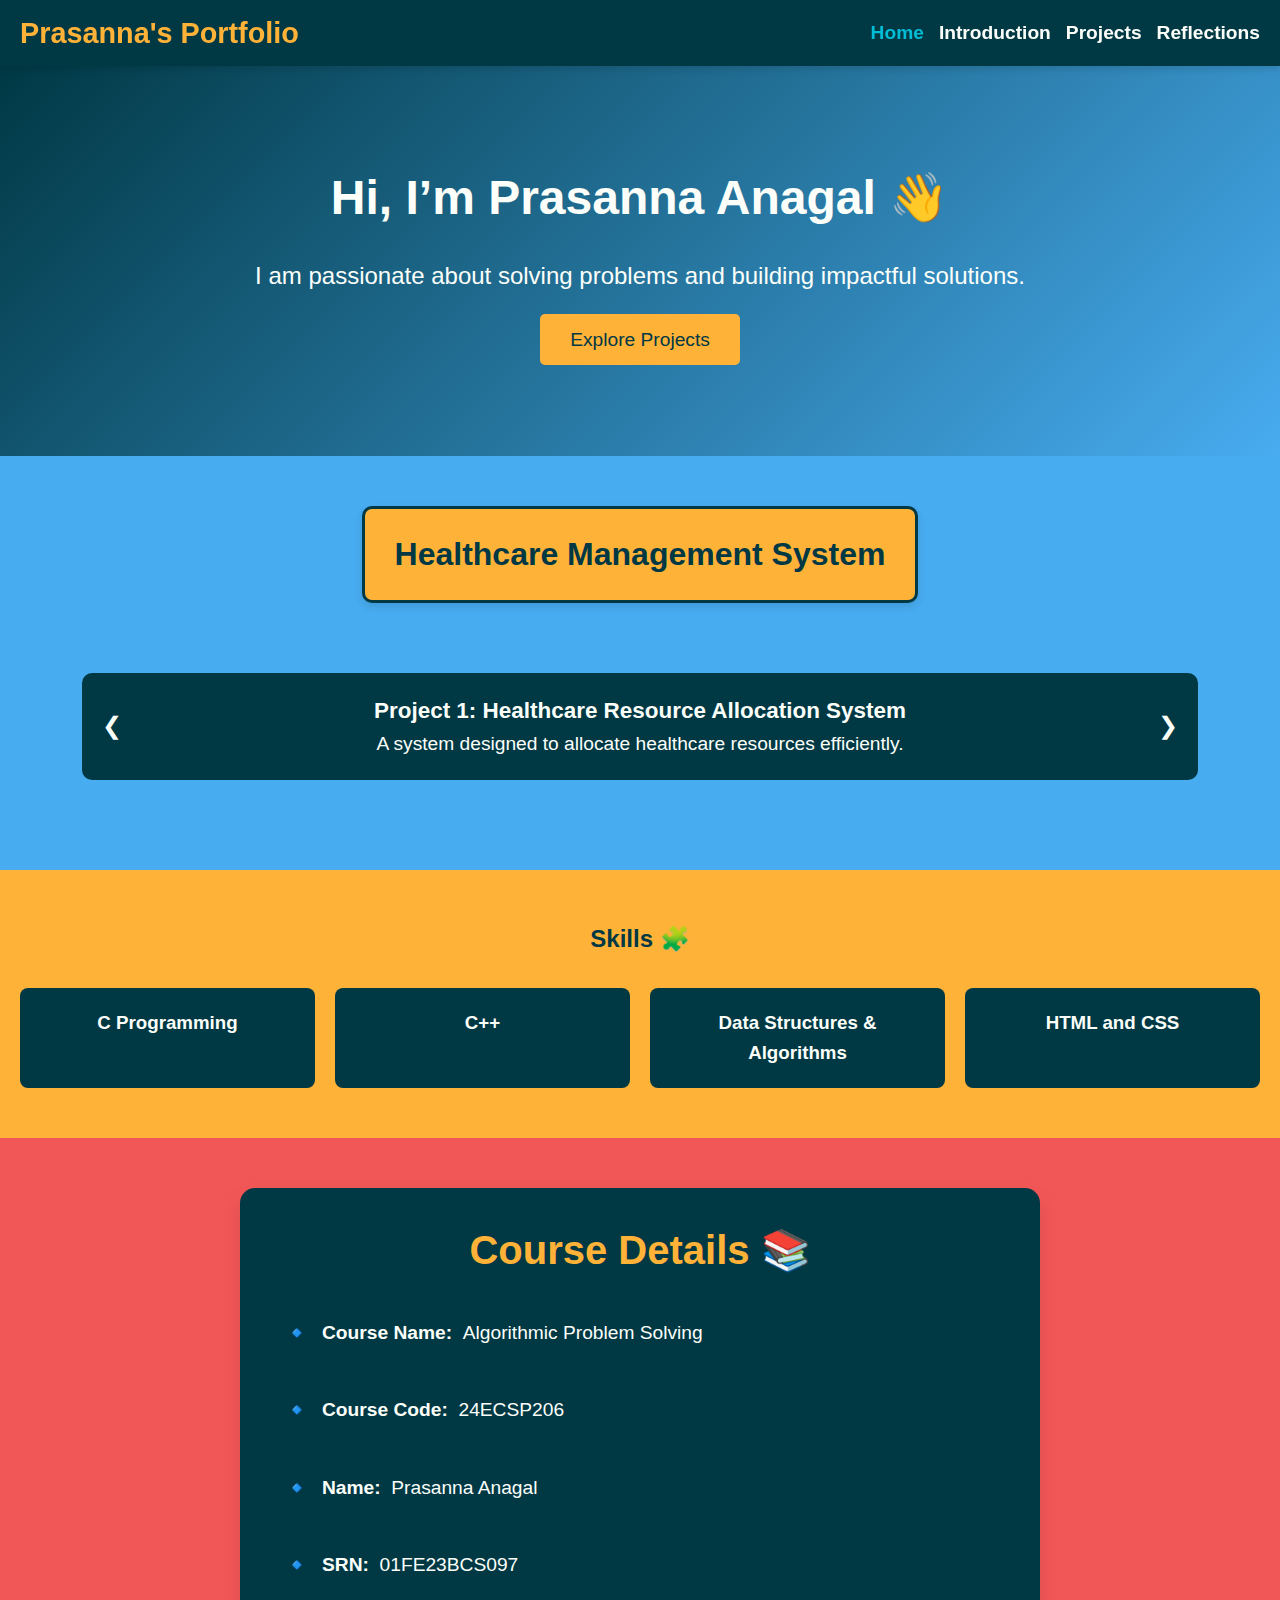
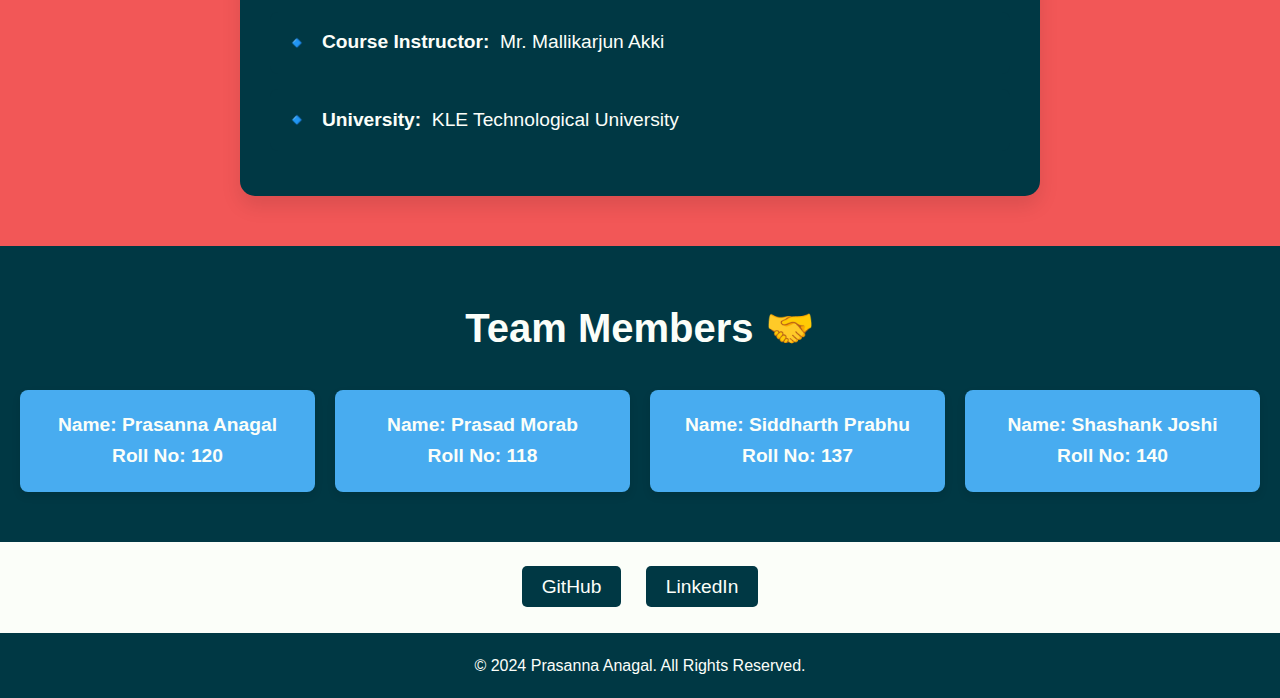
<file: index.html>
<!DOCTYPE html>
<html lang="en">

<head>
  <meta charset="UTF-8">
  <meta name="viewport" content="width=device-width, initial-scale=1.0">
  <meta http-equiv="X-UA-Compatible" content="ie=edge">
  <title>Prasanna Anagal - Portfolio</title>
  <link rel="stylesheet" href="style1.css">
</head>

<body>
  <!-- Navigation Bar -->
  <header>
  <nav id="navbar" class="navbar">
    <div class="logo">Prasanna's Portfolio</div>
    <ul class="nav-links">
      <li><a href="index.html"class="active">Home</a></li>
      <li><a href="introduction.html">Introduction</a></li>
      <li><a href="project.html">Projects</a></li>
      <li><a href="reflection.html">Reflections</a></li>
    </ul>
  </nav>
</header>



  <!-- Hero Section -->
  <section id="home" class="hero">
    <div class="hero-content">
      <h1>Hi, I’m Prasanna Anagal 👋</h1>
      <p>I am passionate about solving problems and building impactful solutions.</p>
      <a href="project.html" class="cta-btn">Explore Projects</a>
    </div>
  </section>

  <!-- Portfolio Topic Section -->
  <section id="portfolio-topic" class="portfolio-topic">
    <h2>Healthcare Management System </h2>

    <!-- Carousel Container -->
    <div class="carousel">
      <div class="carousel-inner">
        <div class="carousel-item active">
          <h3>Project 1: Healthcare Resource Allocation System</h3>
          <p>A system designed to allocate healthcare resources efficiently.</p>
        </div>
        <div class="carousel-item">
          <h3>Project 2: Emergency Medical Incident Categorization System</h3>
          <p>A system for categorizing medical emergencies to ensure timely responses.</p>
        </div>
        <div class="carousel-item">
          <h3>Project 3: Patient Appointment Scheduling System</h3>
          <p>Streamlining the process of scheduling appointments for patients.</p>
        </div>
        <div class="carousel-item">
          <h3>Project 4: Medical Supply Inventory Management System</h3>
          <p>A system to manage the inventory of medical supplies across healthcare centers.</p>
        </div>
      </div>
      <button class="carousel-prev">&#10094;</button>
      <button class="carousel-next">&#10095;</button>
    </div>
  </section>

  <!-- Skills Section -->
  <section id="skills" class="skills">
    <h2>Skills 🧩</h2>
    <div class="skills-grid">
      <div class="skill">
        <h3>C Programming</h3>
      </div>
      <div class="skill">
        <h3>C++</h3>
      </div>
      <div class="skill">
        <h3>Data Structures & Algorithms</h3>
      </div>
      <div class="skill">
        <h3>HTML and CSS</h3>
      </div>
    </div>
  </section>

  <!-- Course and Academic Details Section -->
<!-- Course Details Section -->
<section id="course-details" class="course-details">
  <div class="course-card">
    <h2>Course Details 📚</h2>
    <ul class="course-list">
      <li><span class="emoji">🔹</span> <strong>Course Name:</strong>&nbsp;&nbsp;Algorithmic Problem Solving</li>
      <li><span class="emoji">🔹</span> <strong>Course Code:</strong>&nbsp;&nbsp;24ECSP206</li>
      <li><span class="emoji">🔹</span> <strong>Name:</strong>&nbsp;&nbsp;Prasanna Anagal</li>
      <li><span class="emoji">🔹</span> <strong>SRN:</strong>&nbsp;&nbsp;01FE23BCS097</li>
      <li><span class="emoji">🔹</span> <strong>Course Instructor:</strong>&nbsp;&nbsp;Mr. Mallikarjun Akki</li>
      <li><span class="emoji">🔹</span> <strong>University:</strong>&nbsp;&nbsp;KLE Technological University</li>
    </ul>
  </div>
</section>







  <!-- Team Members Section -->
  <section id="team-members" class="team-members">
    <h2 text-align: center;>Team Members 🤝</h2>
    <div class="team-grid">
      <div class="team-member">
        <p>Name: Prasanna Anagal</p>
        <p>Roll No: 120</p>
      </div>
      <div class="team-member">
        <p>Name: Prasad Morab</p>
        <p>Roll No: 118</p>
      </div>
      <div class="team-member">
        <p>Name: Siddharth Prabhu</p>
        <p>Roll No: 137</p>
      </div>
      <div class="team-member">
        <p>Name: Shashank Joshi</p>
        <p>Roll No: 140</p>
      </div>
    </div>
  </section>

  <!-- Social Links Section -->
  <section class="social-links">
    <a href="https://github.com" target="_blank" class="social-btn">GitHub</a>
    <a href="https://linkedin.com" target="_blank" class="social-btn">LinkedIn</a>
  </section>

  <!-- Footer -->
  <footer>
    <p>&copy; 2024 Prasanna Anagal. All Rights Reserved.</p>
  </footer>

  <!-- JavaScript File -->
  <script src="script.js"></script>
</body>

</html>
</file>
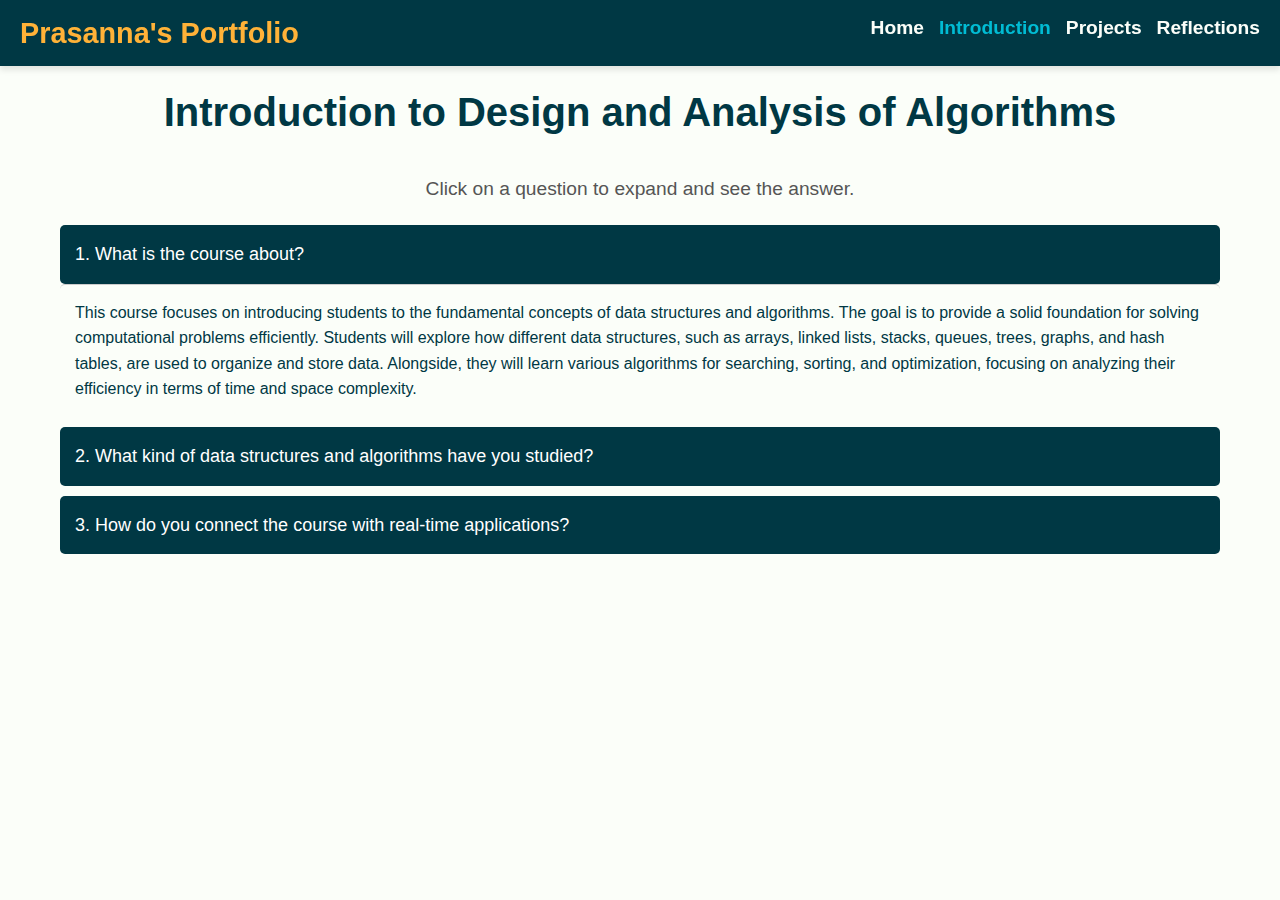
<file: introduction.html>
<!DOCTYPE html>
<html lang="en">
<head>
    <meta charset="UTF-8">
    <meta name="viewport" content="width=device-width, initial-scale=1.0">
    <meta http-equiv="X-UA-Compatible" content="ie=edge">
    <title>Introduction</title>
    <link rel="stylesheet" href="style2.css"> <!-- Link to your existing CSS file -->
</head>
<body>
    <!-- Navigation Bar (Same as homepage) -->
    <nav id="navbar" class="navbar">
    <div class="logo">Prasanna's Portfolio</div>
    <ul class="nav-links">
      <li><a href="index.html">Home</a></li>
      <li><a href="introduction.html"class="active">Introduction</a></li>
      <li><a href="project.html">Projects</a></li>
      <li><a href="reflection.html">Reflections</a></li>
    </ul>
  </nav>

    <!-- Main Content Area -->
    <div class="container">
        <h1>Introduction to Design and Analysis of Algorithms</h1>
    <p style="text-align: center; font-size: 1.2rem; color: #555; margin-bottom: 20px;">
        Click on a question to expand and see the answer.
    </p>
        <!-- Accordion -->
        <div class="accordion">
            <div class="accordion-item">
                <input type="radio" name="accordion" id="item1" class="accordion-input" checked>
                <label for="item1" class="accordion-header">1. What is the course about?</label>
                <div class="accordion-content">
                    This course focuses on introducing students to the fundamental concepts of data structures and algorithms. The goal is to provide a solid foundation for solving computational problems efficiently. Students will explore how different data structures, such as arrays, linked lists, stacks, queues, trees, graphs, and hash tables, are used to organize and store data. Alongside, they will learn various algorithms for searching, sorting, and optimization, focusing on analyzing their efficiency in terms of time and space complexity.
                </div>
            </div>

            <div class="accordion-item">
                <input type="radio" name="accordion" id="item2" class="accordion-input">
                <label for="item2" class="accordion-header">2. What kind of data structures and algorithms have you studied?</label>
    <div class="accordion-content">
        In this course, we explored a variety of essential data structures and algorithms to understand their role in efficient data manipulation, storage, and problem-solving.

        <h3>Data Structures:</h3>
        <ul>
            <li>
                <strong>Arrays:</strong> Simple, linear structures that store elements in a contiguous block of memory.
                <br>Applications: Basic data storage and indexing.
            </li>
            <li>
                <strong>Linked Lists:</strong>
                <ul>
                    <li>Types: Singly Linked List, Doubly Linked List, Circular Linked List.</li>
                    <li>Applications: Memory management, file systems, undo operations in software.</li>
                </ul>
            </li>
            <li>
                <strong>Stacks and Queues:</strong>
                <ul>
                    <li>Stacks: LIFO (Last-In-First-Out) structures, useful for recursion, parsing, and undo functionality.</li>
                    <li>Queues: FIFO (First-In-First-Out) structures, used for scheduling, breadth-first search, and task management.</li>
                </ul>
            </li>
            <li>
                <strong>Trees:</strong>
                <ul>
                    <li>Types: Binary Trees, Binary Search Trees (BST), AVL Trees, Red-Black Trees, Segment Trees, Tries.</li>
                    <li>Applications: Databases, search engines, and network routing.</li>
                </ul>
            </li>
            <li>
                <strong>Graphs:</strong> Structures representing networks of nodes and edges.
                <br>Applications: Shortest path problems, network optimization, and circuit design.
            </li>
            <li>
                <strong>Hash Tables:</strong> Enable fast data retrieval by mapping keys to values.
                <br>Provide constant time complexity for lookups.
            </li>
        </ul>

        <h3>Algorithms:</h3>
        <ul>
            <li>
                <strong>Sorting Algorithms:</strong>
                <ul>
                    <li>Techniques: Bubble Sort, Selection Sort, Insertion Sort, Merge Sort, Quick Sort, Heap Sort.</li>
                    <li>Focus: Optimizing time complexity, ensuring stability, and enabling in-place sorting.</li>
                </ul>
            </li>
            <li>
                <strong>String Matching Algorithms:</strong>
                <ul>
                    <li>Techniques: Brute Force, Boyer-Moore, KMP, Rabin-Karp.</li>
                    <li>Applications: Pattern matching in text, search engines, data compression.</li>
                </ul>
            </li>
            <li>
                <strong>Graph Algorithms:</strong>
                <ul>
                    <li>Shortest Path: Dijkstra’s Algorithm, Bellman-Ford Algorithm.</li>
                    <li>Minimum Spanning Tree: Prim’s Algorithm, Kruskal’s Algorithm.</li>
                    <li>Applications: GPS systems, network optimization, and hierarchical clustering.</li>
                </ul>
            </li>
            <li>
                <strong>Dynamic Programming and Greedy Algorithms:</strong>
                <ul>
                    <li>Examples: Floyd-Warshall Algorithm for shortest paths, Huffman Coding for compression.</li>
                    <li>Applications: Optimization problems, route planning, and resource allocation.</li>
                </ul>
            </li>
        </ul>
    </div>
</div>



            </div>

            <div class="accordion-item">
                <input type="radio" name="accordion" id="item3" class="accordion-input">
                <label for="item3" class="accordion-header">3. How do you connect the course with real-time applications?</label>
                <div class="accordion-content">
    This course has immense real-world relevance, as the algorithms and data structures form the backbone of various industries:

    <h3>Algorithms:</h3>
    <ul>
        <li><strong>Sorting Algorithms:</strong> Used in databases for indexing, search engines for ranking results, and e-commerce for sorting product lists by relevance or price.</li>
        <li><strong>String Matching Algorithms:</strong> Crucial for DNA sequence analysis in bioinformatics, spam email detection, and search engines like Google.</li>
        <li><strong>Graph Algorithms:</strong>
            <ul>
                <li><strong>Dijkstra’s Algorithm:</strong> Power grid optimization, GPS navigation (e.g., Google Maps).</li>
                <li><strong>Bellman-Ford Algorithm:</strong> Telecommunication networks to calculate the shortest paths considering latency.</li>
                <li><strong>Prim’s and Kruskal’s Algorithms:</strong> Network design, including laying optical fiber cables or pipeline construction.</li>
            </ul>
        </li>
        <li><strong>Dynamic Programming and Greedy Algorithms:</strong> Used in stock market prediction, resource allocation, and project scheduling.</li>
    </ul>

    <h3>Data Structures:</h3>
    <ul>
        <li><strong>Tries:</strong> Enable auto-complete features in search engines and text editors.</li>
        <li><strong>Heaps:</strong> Used for priority queues in operating systems for task scheduling.</li>
    </ul>

    This course bridges theoretical knowledge with real-world applications, enhancing problem-solving skills and fostering innovation in technology.
</div>

            </div>
        </div>
    </div>
</body>
</html>
</file>
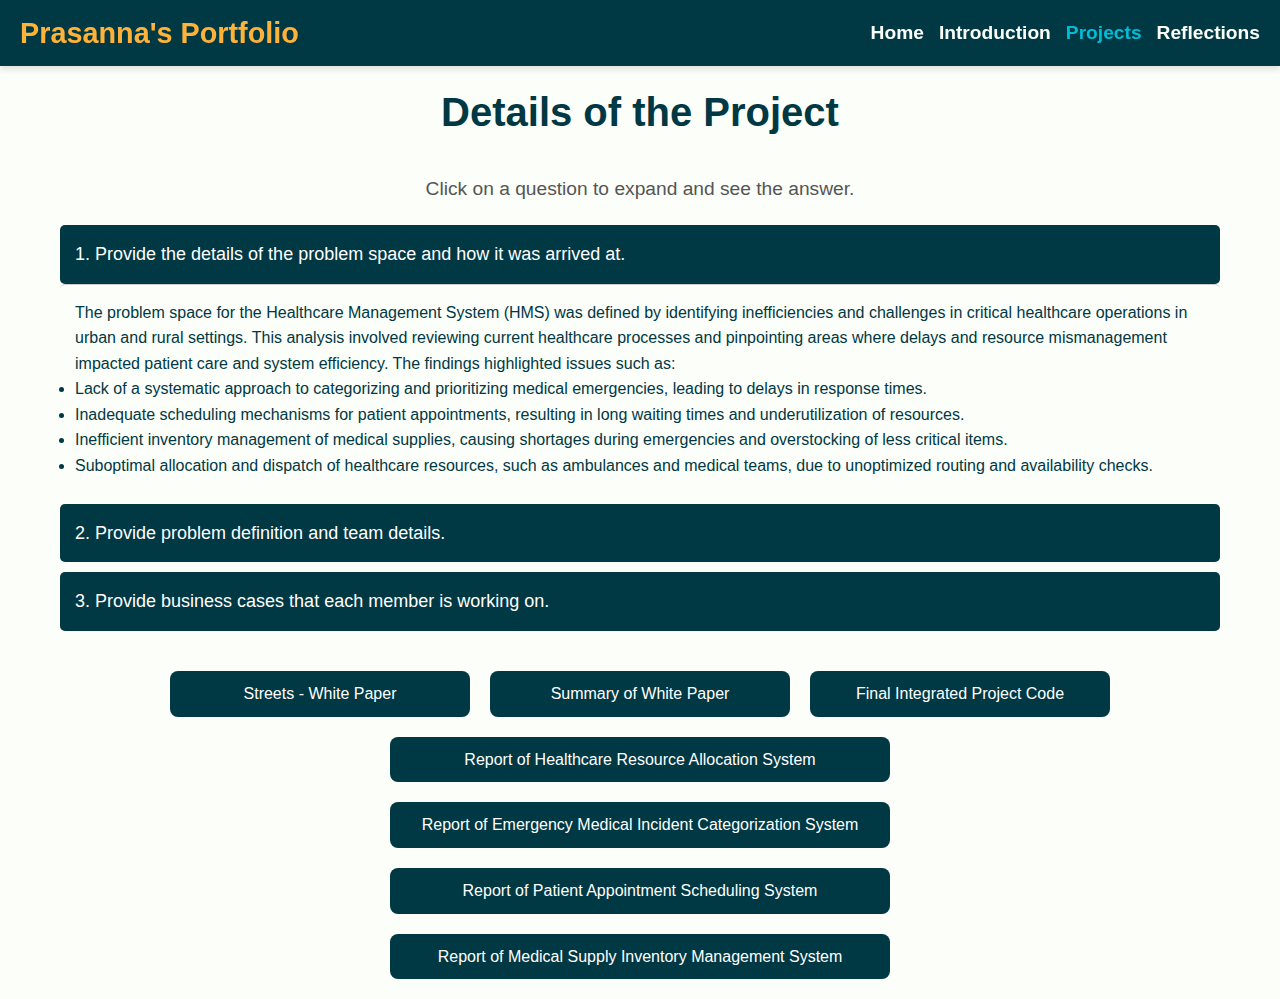
<file: project.html>
<!DOCTYPE html>
<html lang="en">
<head>
    <meta charset="UTF-8">
    <meta name="viewport" content="width=device-width, initial-scale=1.0">
    <meta http-equiv="X-UA-Compatible" content="ie=edge">
    <title>Projects</title>
    <link rel="stylesheet" href="style3.css"> <!-- Link to your existing CSS file -->
    <style>
        /* Custom CSS for buttons */
        .button-container {
            display: flex;
            flex-direction: column;
            align-items: center;
            gap: 20px;
            margin-top: 40px;
        }

        .button-row {
            display: flex;
            justify-content: center;
            gap: 20px;
        }

        .custom-button {
    padding: 10px 20px; /* Keep this consistent */
    font-size: 1rem;
    color: #fff;
    border: none;
    cursor: pointer;
    transition: background-color 0.3s ease, transform 0.2s ease;
    text-decoration: none;
    text-align: center;
    border-radius: 8px;
    display: flex;
    justify-content: center;
    align-items: center;
    width: 300px; /* Set a consistent width for all buttons in the first row */
}


        .button-r,
        .button-white-paper,
        .button-project-report,
        .button-temp,
        .button-secondary {
            background-color: #003844; /* Blue color for all buttons */
        }

        .custom-button:hover {
            background-color: #FFB238; /* Yellow hover effect */
            transform: scale(1.05); /* Slight scaling on hover */
        }

        .button-secondary {
            width: 500px; /* Adjusted width to fit the longer text */
        }
    </style>
</head>
<body>
    <!-- Navigation Bar (Same as homepage) -->
    <nav id="navbar" class="navbar">
        <div class="logo">Prasanna's Portfolio</div>
        <ul class="nav-links">
            <li><a href="index.html">Home</a></li>
            <li><a href="introduction.html">Introduction</a></li>
            <li><a href="project.html" class="active">Projects</a></li>
            <li><a href="reflection.html">Reflections</a></li>
        </ul>
    </nav>

    <!-- Main Content Area -->
    <div class="container">
        <h1>Details of the Project</h1>
        <p style="text-align: center; font-size: 1.2rem; color: #555; margin-bottom: 20px;">
            Click on a question to expand and see the answer.
        </p>
<div class="accordion">
            <div class="accordion-item">
                <input type="radio" name="accordion" id="item1" class="accordion-input" checked>
                <label for="item1" class="accordion-header">1. Provide the details of the problem space and how it was arrived at.</label>
                <div class="accordion-content">
                    The problem space for the Healthcare Management System (HMS) was defined by identifying inefficiencies and challenges in critical healthcare operations in urban and rural settings. This analysis involved reviewing current healthcare processes and pinpointing areas where delays and resource mismanagement impacted patient care and system efficiency. The findings highlighted issues such as:
                    <ul>
                        <li>Lack of a systematic approach to categorizing and prioritizing medical emergencies, leading to delays in response times.</li>
                        <li>Inadequate scheduling mechanisms for patient appointments, resulting in long waiting times and underutilization of resources.</li>
                        <li>Inefficient inventory management of medical supplies, causing shortages during emergencies and overstocking of less critical items.</li>
                        <li>Suboptimal allocation and dispatch of healthcare resources, such as ambulances and medical teams, due to unoptimized routing and availability checks.</li>
                    </ul>
                </div>
            </div>

            <div class="accordion-item">
                <input type="radio" name="accordion" id="item2" class="accordion-input">
                <label for="item2" class="accordion-header">2. Provide problem definition and team details.</label>
                <div class="accordion-content">
                    The <strong>Healthcare Management System (HMS)</strong> is designed to optimize and streamline healthcare operations in a city, ensuring efficient and timely healthcare delivery to its citizens. It focuses on four critical modules:
                    <ul>
                        <li><strong>Emergency Incident Categorization:</strong> Efficiently categorizing and prioritizing medical emergencies to facilitate prompt responses.</li>
                        <li><strong>Patient Appointment Scheduling:</strong> Managing patient appointments systematically to reduce wait times and improve service efficiency.</li>
                        <li><strong>Medical Supply Inventory Management:</strong> Ensuring accurate tracking, management, and restocking of medical supplies to prevent shortages.</li>
                        <li><strong>Healthcare Resource Allocation:</strong> Strategically distributing healthcare resources to address urgent needs and ensure optimal utilization.</li>
                    </ul>
                    HMS employs advanced algorithms such as <strong>Dijkstra's Algorithm</strong>, <strong>Rabin-Karp string matching</strong>, <strong>QuickSort</strong>, <strong>Depth First Search (DFS)</strong>, <strong>Priority Queues</strong>, <strong>Binary Search Trees (BST)</strong>, and <strong>Union-Find</strong> to enhance operational efficiency and enable real-time decision-making. These algorithms are chosen for their ability to handle complex healthcare scenarios with scalability and practical efficiency.
                    <h2>Team Details</h2>
                    <table class="team-table">
                        <thead>
                            <tr>
                                <th>Name</th>
                                <th>Roll No</th>
                                <th>USN</th>
                            </tr>
                        </thead>
                        <tbody>
                            <tr>
                                <td>Prasanna Anagal</td>
                                <td>120</td>
                                <td>01FE23BCS097</td>
                            </tr>
                            <tr>
                                <td>Prasad Morab</td>
                                <td>118</td>
                                <td>01FE23BCS094</td>
                            </tr>
                            <tr>
                                <td>Siddharth Prabhu</td>
                                <td>137</td>
                                <td>01FE23BCS061</td>
                            </tr>
                            <tr>
                                <td>Shashank Joshi</td>
                                <td>140</td>
                                <td>01FE23BCS071</td>
                            </tr>
                        </tbody>
                    </table>
                </div>
            </div>

            <div class="accordion-item">
                <input type="radio" name="accordion" id="item3" class="accordion-input">
                <label for="item3" class="accordion-header">3. Provide business cases that each member is working on.</label>
                <div class="accordion-content">
                    The Healthcare Management System (HMS) project consists of four key sub-projects, each addressing critical healthcare challenges and assigned to specific team members for implementation. The business cases and team responsibilities are as follows:
                    <ul>
                        <li>
                            <strong>Sub-Project 1: Healthcare Resource Allocation System</strong>  
                            <ul>
                                <li>Focus: Optimizing the distribution of healthcare resources during emergencies.</li>
                                <li>Algorithms Used: Dijkstra’s Algorithm for shortest path calculation and Linear Search for resource availability checks.</li>
                                <li>Assigned To: <strong>Shashank</strong></li>
                            </ul>
                        </li>
                        <li>
                            <strong>Sub-Project 2: Emergency Medical Incident Categorization System</strong>  
                            <ul>
                                <li>Focus: Categorizing and prioritizing medical incidents based on severity and urgency.</li>
                                <li>Algorithms Used: Rabin-Karp for string matching and Quick Sort for sorting incidents by urgency.</li>
                                <li>Assigned To: <strong>Siddharth</strong></li>
                            </ul>
                        </li>
                        <li>
                            <strong>Sub-Project 3: Patient Appointment Scheduling System</strong>  
                            <ul>
                                <li>Focus: Efficiently scheduling and prioritizing patient appointments.</li>
                                <li>Algorithms Used: Priority Queue (Min-Heap) for appointment prioritization and Bubble Sort for sorting time slots.</li>
                                <li>Assigned To: <strong>Prasanna</strong></li>
                            </ul>
                        </li>
                        <li>
                            <strong>Sub-Project 4: Medical Supply Inventory Management System</strong>  
                            <ul>
                                <li>Focus: Tracking, managing, and restocking critical medical supplies.</li>
                                <li>Algorithms Used: Hashing for inventory lookup and Selection Sort for determining restocking priorities.</li>
                                <li>Assigned To: <strong>Prasad</strong></li>
                            </ul>
                        </li>
                    </ul>
                </div>
            </div>
        </div>
        <!-- Custom Buttons Section -->
        <div class="button-container">
            <!-- First row of buttons -->
            <div class="button-row">
                <a href="https://drive.google.com/file/d/1lGIxtI1jUPN4frTmHTrYOGSS7uPyYXJd/view?usp=sharing" class="custom-button button-r" target="_blank">Streets - White Paper</a>
                <a href="https://drive.google.com/file/d/1TITlMnmDLyrhMcErHM_C8QmPMXUSAQyH/view?usp=sharing" class="custom-button button-white-paper" target="_blank">Summary of White Paper</a>
                <a href="https://drive.google.com/file/d/1Orb6HS6ZYkhCT1jC0J25HEdrcE2B6mtA/view?usp=sharing" class="custom-button button-project-report" target="_blank">Final Integrated Project Code</a>
                
            </div>

            <!-- Second row of buttons -->
            <a href="https://drive.google.com/file/d/1U2tLDTd-H9A5WyyGSYZoRM_ZQFawiAoi/view?usp=sharing" class="custom-button button-secondary" target="_blank">Report of Healthcare Resource Allocation System</a>
            <a href="https://drive.google.com/file/d/1mvEnITunrHNbTrXLOVxOvmuLussLv_zg/view?usp=sharing" class="custom-button button-secondary" target="_blank">Report of Emergency Medical Incident Categorization System</a>
            <a href="https://drive.google.com/file/d/13DpiKq9qcdyMjRb08QMveCvuwaGwIst-/view?usp=sharing" class="custom-button button-secondary" target="_blank">Report of Patient Appointment Scheduling System</a>
            <a href="https://drive.google.com/file/d/1EvsGEqyNzGP8hD7uzgUgrTgsS4OKV4V1/view?usp=sharing" class="custom-button button-secondary" target="_blank">Report of Medical Supply Inventory Management System</a>
        </div>
    </div>
</body>
</html>
</file>
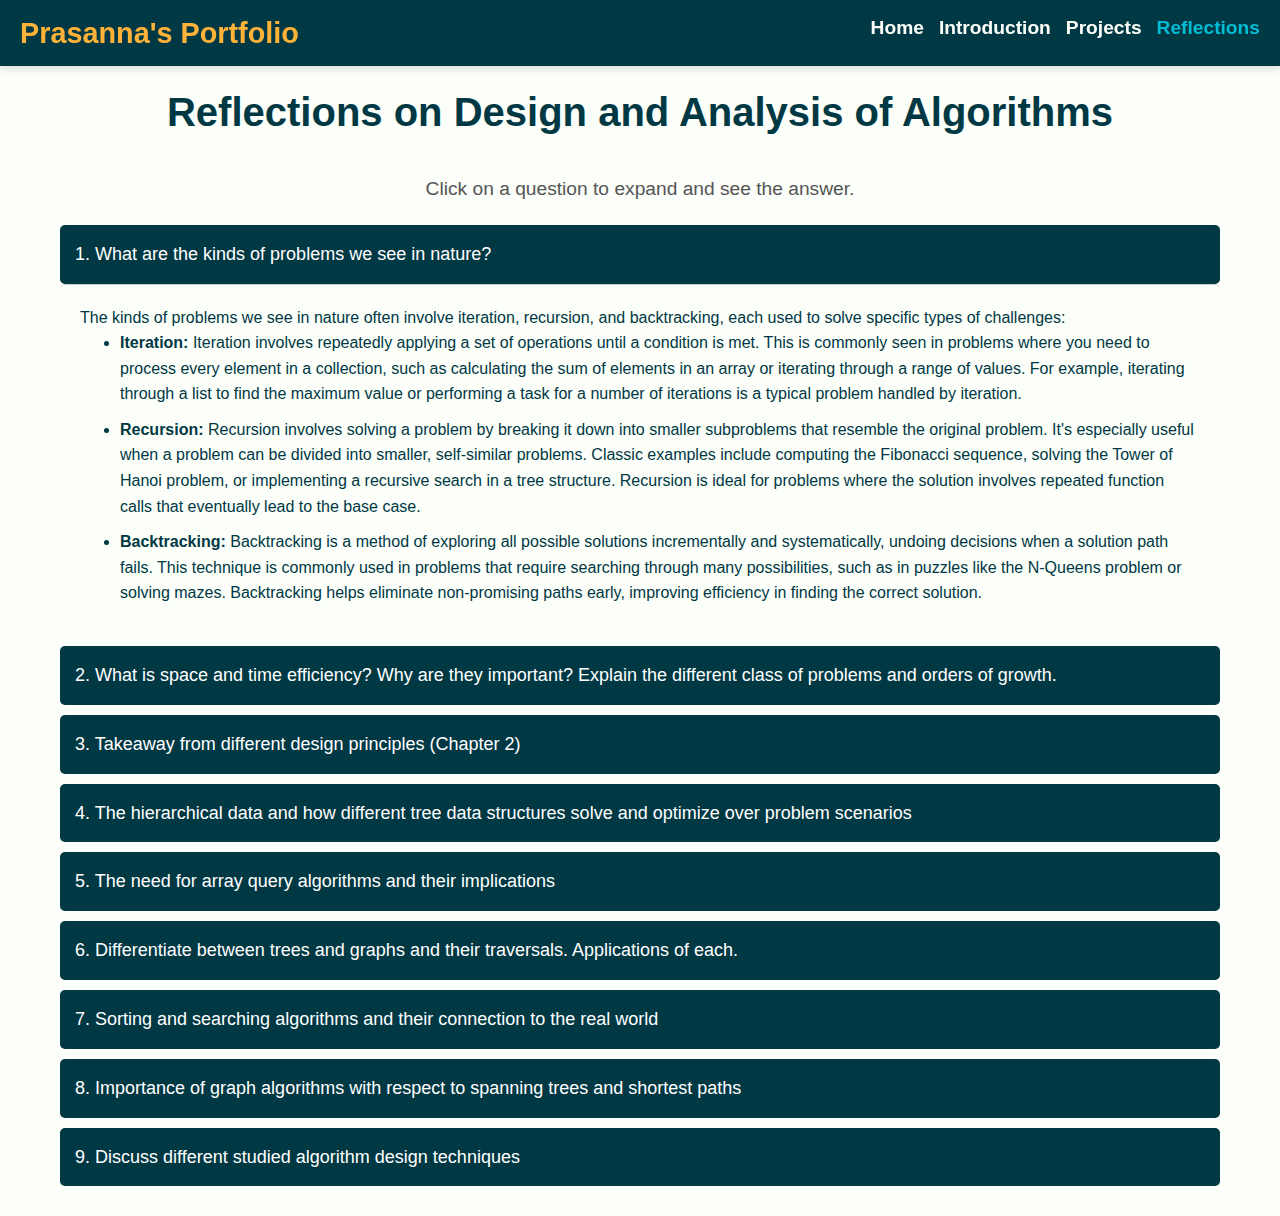
<file: reflection.html>
<!DOCTYPE html>
<html lang="en">
<head>
    <meta charset="UTF-8">
    <meta name="viewport" content="width=device-width, initial-scale=1.0">
    <meta http-equiv="X-UA-Compatible" content="ie=edge">
    <title>Reflections</title>
    <link rel="stylesheet" href="style4.css"> <!-- Link to your existing CSS file -->
</head>
<body>
    <!-- Navigation Bar (Same as homepage) -->
    <nav id="navbar" class="navbar">
        <div class="logo">Prasanna's Portfolio</div>
        <ul class="nav-links">
            <li><a href="index.html">Home</a></li>
            <li><a href="introduction.html">Introduction</a></li>
            <li><a href="project.html">Projects</a></li>
            <li><a href="reflection.html" class="active">Reflections</a></li>
        </ul>
    </nav>

    <!-- Main Content Area -->
    <div class="container">
        <h1>Reflections on Design and Analysis of Algorithms</h1>
  <p style="text-align: center; font-size: 1.2rem; color: #555; margin-bottom: 20px;">
        Click on a question to expand and see the answer.
    </p>
        <!-- Accordion for Reflection Questions -->
        <div class="accordion">
            <div class="accordion-item">
                <input type="radio" name="accordion" id="item1" class="accordion-input" checked>
                <label for="item1" class="accordion-header">1. What are the kinds of problems we see in nature?</label>
                <div class="accordion-content">
    The kinds of problems we see in nature often involve iteration, recursion, and backtracking, each used to solve specific types of challenges:
    <ul>
        <li><strong>Iteration:</strong> Iteration involves repeatedly applying a set of operations until a condition is met. This is commonly seen in problems where you need to process every element in a collection, such as calculating the sum of elements in an array or iterating through a range of values. For example, iterating through a list to find the maximum value or performing a task for a number of iterations is a typical problem handled by iteration.</li>
        <li><strong>Recursion:</strong> Recursion involves solving a problem by breaking it down into smaller subproblems that resemble the original problem. It's especially useful when a problem can be divided into smaller, self-similar problems. Classic examples include computing the Fibonacci sequence, solving the Tower of Hanoi problem, or implementing a recursive search in a tree structure. Recursion is ideal for problems where the solution involves repeated function calls that eventually lead to the base case.</li>
        <li><strong>Backtracking:</strong> Backtracking is a method of exploring all possible solutions incrementally and systematically, undoing decisions when a solution path fails. This technique is commonly used in problems that require searching through many possibilities, such as in puzzles like the N-Queens problem or solving mazes. Backtracking helps eliminate non-promising paths early, improving efficiency in finding the correct solution.</li>
    </ul>
</div>




            </div>

            <div class="accordion-item">
                <input type="radio" name="accordion" id="item2" class="accordion-input">
                <label for="item2" class="accordion-header">2. What is space and time efficiency? Why are they important? Explain the different class of problems and orders of growth.</label>
                <div class="accordion-content">
    <strong>Space Efficiency:</strong> Refers to the amount of memory an algorithm uses during its execution. A space-efficient algorithm minimizes memory usage. For example, in-place sorting algorithms like Bubble Sort are space-efficient because they don’t require extra memory.
    <br><strong>Time Efficiency:</strong> Refers to the time an algorithm takes to complete. More time-efficient algorithms minimize the number of operations, reducing execution time. For example, Merge Sort and Quick Sort are more time-efficient than Bubble Sort for large datasets.

    <h3>Why are They Important?</h3>
    <ul>
        <strong>Space Efficiency:</strong> Limited resources like memory may lead to overflows or inefficient performance if an algorithm uses excessive memory. <br>
    <strong>Time Efficiency:</strong> The speed of an algorithm affects its practicality, especially for large datasets. Algorithms with poor time efficiency can cause delays or failures in real-time applications.
    </ul>

    <h3>Classes of Problems and Orders of Growth</h3>
    <ul>
        <li><strong>O(1) – Constant time:</strong> Independent of input size (e.g., accessing an array element).</li>
        <li><strong>O(log n) – Logarithmic time:</strong> Grows slowly (e.g., Binary Search).</li>
        <li><strong>O(n) – Linear time:</strong> Grows with input size (e.g., Linear Search).</li>
        <li><strong>O(n log n) – Linearithmic time:</strong> More efficient sorting (e.g., Merge Sort, Quick Sort).</li>
        <li><strong>O(n²) – Quadratic time:</strong> Grows with nested iterations (e.g., Bubble Sort).</li>
        <li><strong>O(2^n) – Exponential time:</strong> Grows rapidly, often impractical for large inputs (e.g., brute-force solutions).</li>
        <li><strong>O(n!) – Factorial time:</strong> Extremely slow for large inputs (e.g., brute-force N-Queens Problem).</li>
    </ul>
</div>

            </div>

            <div class="accordion-item">
                <input type="radio" name="accordion" id="item3" class="accordion-input">
                <label for="item3" class="accordion-header">3. Takeaway from different design principles (Chapter 2)</label>
                <div class="accordion-content">
    <ul>
        <strong>The Takeaways from Design Principles are:</strong>
        <li><strong>Brute Force:</strong> Brute force solves problems by exhaustively trying all possible solutions. It's a straightforward approach but can be very inefficient, especially for large inputs. For example, linear search checks every element in the array until it finds the target or finishes checking all elements, making it O(n) in time complexity.</li>
        <li><strong>Decrease and Conquer:</strong> This technique involves breaking down a problem into smaller instances of the same problem and solving them in a systematic manner. Binary search is a classic example where the problem size is reduced by half in each step, improving search time compared to brute force (O(log n) vs O(n)).</li>
        <li><strong>Divide and Conquer:</strong> Divide and conquer splits the problem into independent subproblems, solves them separately, and then combines their results. Merge Sort is a prime example, which divides an array into two halves, recursively sorts each half, and merges them back together, giving an efficient time complexity of O(n log n).</li>
        <li><strong>Transform and Conquer:</strong> This approach transforms the problem into a more manageable form. For instance, Heap Sort builds a heap structure from the input array and sorts it by repeatedly extracting the maximum element, which optimizes the sorting process compared to simpler algorithms like selection sort.</li>
        <li><strong>Dynamic Programming:</strong> Dynamic programming solves problems by breaking them into smaller overlapping subproblems and storing their solutions to avoid recalculating the same thing multiple times. A classic example is the Fibonacci sequence, where using a simple recursive approach would be slow, but memoization stores previously computed values, improving efficiency.</li>
        <li><strong>Greedy Technique:</strong> Greedy algorithms work by making the best possible decision at each step, aiming for an overall optimal solution. Dijkstra’s Algorithm is a good example where, at each step, the shortest unvisited node is chosen, eventually resulting in the shortest path from the source node in a graph.</li>
        <li><strong>Space and Time Trade-off:</strong> This technique aims to optimize both time and space. Memoization is a prime example, where intermediate results are stored in a cache (using extra space) to avoid redundant calculations, which ultimately saves time in recursive algorithms like those for the Fibonacci sequence.</li>
        <li><strong>Randomized Algorithms:</strong> These algorithms rely on randomization to improve performance and handle certain problems more efficiently. Quick Sort is a typical example, where a random pivot element is chosen in each iteration, making the algorithm faster on average and reducing the worst-case performance.</li>
        <li><strong>Backtracking:</strong> Backtracking is a trial-and-error method that solves problems incrementally, undoing decisions when a solution path does not work out. It’s widely used in constraint satisfaction problems like the N-Queens problem, where you place queens on a chessboard and backtrack if a queen is placed in an invalid position.</li>
    </ul>
</div>

            </div>

            <div class="accordion-item">
                <input type="radio" name="accordion" id="item4" class="accordion-input">
                <label for="item4" class="accordion-header">4. The hierarchical data and how different tree data structures solve and optimize over problem scenarios</label>
                <div class="accordion-content">
    Hierarchical data represents a structure where elements are organized in a tree-like format, with a single root node and multiple levels of child nodes beneath it. These data structures are useful for modeling relationships like family trees, organizational charts, and file systems. Various tree data structures optimize specific scenarios by offering different strengths in terms of efficiency, flexibility, and balance.
    <ul>
        <li><strong>Tree:</strong> A general tree structure allows nodes to have multiple children. It is used in scenarios where elements naturally have more than two child nodes. It is flexible but doesn't enforce strict ordering or balancing, which can lead to inefficiencies in certain operations like searching or inserting.</li>
        <li><strong>Binary Search Tree (BST):</strong> A binary tree where each node has at most two children and the left child is less than the parent, while the right child is greater. BSTs are ideal for searching, insertion, and deletion operations but can become unbalanced, leading to inefficient operations in the worst case (O(n) time complexity).</li>
        <li><strong>AVL Tree:</strong> An AVL (Adelson-Velsky and Landis) tree is a self-balancing binary search tree where the difference in heights of left and right subtrees is no more than one. This balancing ensures that operations like search, insertion, and deletion remain efficient (O(log n) time complexity), even in the worst case, solving the problem of unbalanced BSTs.</li>
        <li><strong>2-3 Tree:</strong> A 2-3 tree is a balanced search tree in which every node can contain either two or three children. It guarantees that all leaves are at the same level, ensuring balanced operations. 2-3 trees are useful for scenarios requiring balanced search and efficient insertions, such as databases or file indexing systems.</li>
        <li><strong>Red-Black Tree:</strong> A red-black tree is a self-balancing binary search tree with an additional set of properties that ensures the tree remains balanced. The balance of the tree is maintained by enforcing color properties and restructuring operations during insertions and deletions. Red-Black trees provide efficient operations (O(log n) time complexity) and are widely used in databases and memory management systems.</li>
        <li><strong>Heap:</strong> A heap is a complete binary tree used for efficiently implementing priority queues. In a min-heap, the parent node is always smaller than its children, and in a max-heap, the parent node is always larger. Heaps optimize operations like finding the minimum or maximum element in O(1) time and performing insertion or deletion in O(log n) time. They are often used in algorithms like Dijkstra’s shortest path and heap sort.</li>
        <li><strong>Trie:</strong> A trie is a tree-like data structure used for storing a set of strings, where each node represents a character in a string. Tries are particularly useful for searching and autocomplete operations, as they allow for efficient prefix-based searches in O(m) time, where m is the length of the string. Tries optimize search times in scenarios involving large sets of strings, like dictionary lookups or spell checkers.</li>
    </ul>
</div>

            </div>

            <div class="accordion-item">
                <input type="radio" name="accordion" id="item5" class="accordion-input">
                <label for="item5" class="accordion-header">5. The need for array query algorithms and their implications</label>
                <div class="accordion-content">
    Array query algorithms are designed to optimize operations on arrays, which are widely used data structures in computer science. Arrays allow efficient access to elements by index, but they can face challenges when it comes to complex queries, such as range queries, prefix sums, or frequent updates. Array query algorithms help in solving these problems efficiently, making operations faster and more suitable for real-time applications.
    <ul>
        <li><strong>The need for efficient array query algorithms arises primarily due to the following reasons:</strong></li>
        <ul>
            <li><strong>Handling Large Data Sets:</strong> When arrays grow in size, operations like searching, inserting, or modifying elements can become time-consuming. Array query algorithms help by providing a systematic approach to reduce the time complexity of operations, especially when large arrays are involved.</li>
            <li><strong>Frequent Updates and Queries:</strong> In scenarios where arrays are frequently updated, such as dynamic data processing, we need algorithms that can handle updates and queries in a time-efficient manner. For example, in real-time data analytics, maintaining fast access to the modified data is crucial.</li>
            <li><strong>Range Queries:</strong> When dealing with tasks like querying the sum of elements in a subarray or finding the minimum/maximum element in a subarray, direct approaches can be inefficient. Array query algorithms, such as Segment Trees, Fenwick Trees (Binary Indexed Trees), and Sparse Tables, are designed to address such problems efficiently, providing fast query results even after multiple updates.</li>
            <li><strong>Prefix or Suffix Queries:</strong> In scenarios where cumulative sums or other aggregations are required, array query algorithms like Prefix Sum Arrays optimize the computation, providing quick access to cumulative information without having to scan the entire array each time.</li>
        </ul>
        <li><strong>Applications of Array Query Algorithms</strong></li>
        <ul>
            <li><strong>Range Query Problems:</strong> These problems involve querying a specific property (such as sum, minimum, maximum) over a range of elements in an array. Common examples are:
                <ul>
                    <li>Sum Queries: Querying the sum of elements between two indices in an array.</li>
                    <li>Range Minimum Query (RMQ): Finding the minimum value within a specific range of the array.</li>
                </ul>
                Algorithms like Segment Trees, Fenwick Trees, and Sparse Tables are commonly used to solve such problems with optimal time complexities.</li>
            <li><strong>Dynamic Data Queries:</strong> In applications where data changes frequently, such as stock prices, sensor readings, or user actions, we often need to perform dynamic queries efficiently. Using algorithms like Binary Indexed Trees (Fenwick Tree), we can efficiently update an element and query aggregate information in logarithmic time.</li>
            <li><strong>Prefix Sum Calculation:</strong> One of the simplest yet powerful array queries is the calculation of prefix sums. By precomputing the prefix sum array, we can answer range sum queries in constant time.
                <ul>
                    <li>Example: In a financial application, calculating the total sales revenue over different time periods.</li>
                </ul>
            </li>
            <li><strong>Searching and Sorting:</strong> Though not technically classified as "queries," efficient searching and sorting of arrays are vital operations that impact query performance. Algorithms like Binary Search optimize searching, and Merge Sort and Quick Sort are efficient sorting algorithms that can help in preparing data for querying.</li>
        </ul>
        <li><strong>Principles Behind Array Query Algorithms</strong></li>
        <ul>
            <li><strong>Preprocessing:</strong> Many efficient array query algorithms rely on preprocessing the array to build auxiliary data structures that allow faster querying. This preprocessing typically involves constructing data structures that enable efficient lookups, like Segment Trees, Fenwick Trees, or Sparse Tables. These structures allow us to perform multiple queries on the array in logarithmic or constant time after the initial setup.</li>
            <li><strong>Divide and Conquer:</strong> Some array query algorithms leverage the divide-and-conquer paradigm. For example, Segment Trees divide the array into smaller segments, allowing them to recursively break down range queries into smaller subqueries that can be resolved efficiently.</li>
            <li><strong>Lazy Propagation:</strong> In certain types of array queries, such as range updates and queries, algorithms like Segment Trees use lazy propagation to delay updates until necessary, which helps in minimizing unnecessary recomputation.</li>
            <li><strong>Dynamic Updates:</strong> In scenarios where the array undergoes frequent updates (insertions, deletions, or modifications), algorithms like Binary Indexed Trees (Fenwick Tree) and Segment Trees allow efficient updates in O(log n) time, preventing the need for linear-time updates.</li>
            <li><strong>Efficient Querying:</strong> The goal of array query algorithms is to optimize the querying process by reducing the time complexity. Algorithms like Fenwick Trees and Segment Trees allow range queries (sum, min, max) to be answered in logarithmic time, significantly improving performance for large arrays.</li>
        </ul>
    </ul>
</div>

            </div>

            <div class="accordion-item">
                <input type="radio" name="accordion" id="item6" class="accordion-input">
                <label for="item6" class="accordion-header">6. Differentiate between trees and graphs and their traversals. Applications of each.</label>
                <div class="accordion-content">
        
        <h3>Difference Between Trees and Graphs</h3>
        <!-- Table for Difference -->
        <table>
            <thead>
                <tr>
                    <th>Feature</th>
                    <th>Tree</th>
                    <th>Graph</th>
                </tr>
            </thead>
            <tbody>
                <tr>
                    <td><strong>Definition</strong></td>
                    <td>A tree is a connected, acyclic graph with one root and a hierarchical structure.</td>
                    <td>A graph is a collection of nodes connected by edges. It can be cyclic or acyclic.</td>
                </tr>
                <tr>
                    <td><strong>Edges</strong></td>
                    <td>A tree has exactly n-1 edges for n nodes.</td>
                    <td>A graph can have any number of edges and can have cycles.</td>
                </tr>
                <tr>
                    <td><strong>Connectivity</strong></td>
                    <td>Always connected.</td>
                    <td>Can be connected or disconnected.</td>
                </tr>
                <tr>
                    <td><strong>Cycle</strong></td>
                    <td>No cycles allowed.</td>
                    <td>Can contain cycles.</td>
                </tr>
                <tr>
                    <td><strong>Path</strong></td>
                    <td>Exactly one path between any two nodes.</td>
                    <td>Multiple paths can exist between two nodes.</td>
                </tr>
                <tr>
                    <td><strong>Root</strong></td>
                    <td>Has a root node.</td>
                    <td>No root, can have any node as a starting point.</td>
                </tr>
                <tr>
                    <td><strong>Hierarchical Structure</strong></td>
                    <td>Strict hierarchy with parent-child relationship.</td>
                    <td>No strict hierarchy, can represent complex relationships.</td>
                </tr>
            </tbody>
        </table>

        <h3>Traversal Methods for Trees and Graphs</h3>

        <!-- Tree Traversal Methods -->
        <h4>Tree Traversal Methods</h4>
        <table>
            <thead>
                <tr>
                    <th>Traversal Type</th>
                    <th>Description</th>
                    <th>Application</th>
                </tr>
            </thead>
            <tbody>
                <tr>
                    <td>In-order Traversal</td>
                    <td>Visit left subtree, root, and then right subtree.</td>
                    <td>Used in binary search trees (BST) to retrieve nodes in sorted order.</td>
                </tr>
                <tr>
                    <td>Pre-order Traversal</td>
                    <td>Visit root, then left and right subtrees.</td>
                    <td>Used in expression tree evaluation or when cloning a tree.</td>
                </tr>
                <tr>
                    <td>Post-order Traversal</td>
                    <td>Visit left, right subtrees, and then root.</td>
                    <td>Used for deleting a tree, calculating postfix expressions.</td>
                </tr>
                <tr>
                    <td>Level-order Traversal</td>
                    <td>Visit nodes level by level, using a queue.</td>
                    <td>Typically used to print nodes level by level or breadth-first search (BFS).</td>
                </tr>
            </tbody>
        </table>

        <!-- Graph Traversal Methods -->
        <h4>Graph Traversal Methods</h4>
        <table>
            <thead>
                <tr>
                    <th>Traversal Type</th>
                    <th>Description</th>
                    <th>Application</th>
                </tr>
            </thead>
            <tbody>
                <tr>
                    <td>Depth-First Search (DFS)</td>
                    <td>Explore as deep as possible along each branch before backtracking.</td>
                    <td>Used in cycle detection, connected components, and topological sorting.</td>
                </tr>
                <tr>
                    <td>Breadth-First Search (BFS)</td>
                    <td>Explore nodes level by level using a queue.</td>
                    <td>Used in shortest path algorithms (unweighted graphs), network flow, and web crawling.</td>
                </tr>
            </tbody>
        </table>

        <h3>Applications of Trees</h3>
        <ul>
            <li>Binary Search Tree (BST): Efficient search, insertion, and deletion of data. Used in databases, search engines.</li>
            <li>Heap: Implements priority queues for min-heap or max-heap. Used in job scheduling and Dijkstra’s algorithm.</li>
            <li>Trie (Prefix Tree): Efficient string matching and prefix-based searching. Used in autocomplete systems and dictionary implementations.</li>
            <li>Expression Tree: Represents and evaluates mathematical expressions. Used in compiler optimization and expression evaluation.</li>
            <li>Decision Tree: Used for classification and regression in machine learning. Applied in predictive analytics and classification tasks.</li>
        </ul>

        <h3>Applications of Graphs</h3>
        <ul>
            <li>Social Network Graph: Represents relationships between users. Applied in social media and friend recommendation systems.</li>
            <li>Shortest Path Algorithms: Used to find the shortest path in weighted graphs. Applied in GPS navigation systems and network routing.</li>
            <li>Network Flow Problems: Solves max flow problems in network design. Applied in data packet routing and telecommunications.</li>
            <li>Web Crawling: Traverses and analyzes linked web pages. Used in search engines and web page ranking (e.g., PageRank).</li>
            <li>Cycle Detection: Detects cycles in graphs. Applied in deadlock detection in operating systems and dependency graphs in build systems.</li>
        </ul>

    </div>

            </div>

            <div class="accordion-item">
                <input type="radio" name="accordion" id="item7" class="accordion-input">
                <label for="item7" class="accordion-header">7. Sorting and searching algorithms and their connection to the real world</label>
                <div class="accordion-content">
    <strong>Sorting Algorithms:</strong> Sorting arranges data in a specific order to improve readability and processing. Examples include:
    <ul>
        <li><strong>Bubble Sort:</strong> A simple algorithm ideal for small datasets, often used in teaching.</li>
        <li><strong>Merge Sort:</strong> A stable and efficient divide-and-conquer algorithm, widely used in databases and external sorting where stability matters.</li>
        <li><strong>Quick Sort:</strong> Known for its speed and efficiency in large-scale sorting, it’s a backbone for many system-level sorting tasks like search engine optimization.</li>
        <li><strong>Heap Sort:</strong> Memory-efficient, often used in real-time systems requiring constant sorting operations.</li>
    </ul>

    <strong>Searching Algorithms:</strong> Searching involves finding elements in datasets with precision and speed. Examples include:
    <ul>
        <li><strong>Linear Search:</strong> Suitable for unsorted or small data collections.</li>
        <li><strong>Binary Search:</strong> Works on sorted datasets, commonly applied in library systems and directory lookups.</li>
        <li><strong>Hashing:</strong> Offers constant-time lookups, making it invaluable for password management, caching, and data storage systems.</li>
    </ul>

    <strong>Real-world Applications:</strong> Sorting and searching are integral in e-commerce platforms for product listing and search, navigation systems for determining shortest routes, database indexing for efficient data retrieval, data preprocessing in analytics, and cybersecurity for secure access and authentication.
</div>

            </div>

            <div class="accordion-item">
                <input type="radio" name="accordion" id="item8" class="accordion-input">
                <label for="item8" class="accordion-header">8. Importance of graph algorithms with respect to spanning trees and shortest paths</label>
                <div class="accordion-content">
    <strong>Graph Algorithms:</strong> Graph algorithms are crucial in solving problems involving networks, where entities are represented as nodes and connections as edges. Two key applications are <strong>spanning trees</strong> and <strong>shortest paths</strong>, which have significant real-world importance:

    <br><strong>Spanning Trees:</strong>
    <ul>
        <li>A spanning tree is a subset of a graph that includes all the nodes with the minimum number of edges, forming a tree structure without cycles.</li>
        <li><strong>Minimum Spanning Tree (MST):</strong> Algorithms like <strong>Prim's</strong> and <strong>Kruskal's</strong> are used to find the most efficient way to connect all nodes at minimal cost.</li>
        <li><strong>Applications:</strong> Network design (e.g., laying cables for internet or electricity), clustering in data analysis, and designing transportation or communication systems.</li>
    </ul>

    <strong>Shortest Path Algorithms:</strong>
    <ul>
        <li>Identify the minimum distance or cost between nodes in a graph.</li>
        <li><strong>Dijkstra's Algorithm:</strong> Suitable for graphs with non-negative edge weights, commonly used in navigation systems and network routing.</li>
        <li><strong>Bellman-Ford Algorithm:</strong> Handles graphs with negative weights and is used in scenarios like financial arbitrage and network delay optimization.</li>
        <li><strong>Floyd-Warshall Algorithm:</strong> Computes shortest paths between all pairs of nodes, ideal for dense graphs in applications like logistics and traffic management.</li>
    </ul>

    <strong>Importance:</strong> These algorithms optimize resource allocation, improve efficiency in logistics and transportation, facilitate network design, and enable effective decision-making in numerous domains such as telecommunications, urban planning, and computer science. Their ability to model and solve complex problems makes them indispensable in both theoretical and practical applications.
</div>

            </div>

            <div class="accordion-item">
                <input type="radio" name="accordion" id="item9" class="accordion-input">
                <label for="item9" class="accordion-header">9. Discuss different studied algorithm design techniques</label>
                <div class="accordion-content">
    <strong>Algorithm Design Techniques:</strong> The different studied algorithm design techniques are as follows:
    
    <h3>1. Brute Force</h3>
    <ul>
        <li>Solves problems by exhaustively trying all possible solutions. It is a straightforward but inefficient approach for large inputs.</li>
        <li><strong>Example:</strong> Linear Search, which checks every element until it finds the target or exhausts the list.</li>
        <li><strong>Time Complexity:</strong> O(n).</li>
    </ul>

    <h3>2. Decrease and Conquer</h3>
    <ul>
        <li>This technique involves breaking a problem into smaller instances of the same problem and solving them systematically.</li>
        <li><strong>Example:</strong> Binary Search, which reduces the problem size by half in each step, improving search efficiency compared to brute force.</li>
        <li><strong>Time Complexity:</strong> O(log n).</li>
    </ul>

    <h3>3. Divide and Conquer</h3>
    <ul>
        <li>The problem is split into independent subproblems, solved separately, and their results are combined.</li>
        <li><strong>Example:</strong> Merge Sort, which divides an array into halves, recursively sorts each half, and merges them.</li>
        <li><strong>Time Complexity:</strong> O(n log n).</li>
    </ul>

    <h3>4. Transform and Conquer</h3>
    <ul>
        <li>The problem is transformed into a more manageable form, often optimizing it for better efficiency.</li>
        <li><strong>Example:</strong> Heap Sort, which builds a heap structure and sorts by repeatedly extracting the maximum element.</li>
        <li><strong>Time Complexity:</strong> O(n log n).</li>
    </ul>

    <h3>5. Dynamic Programming</h3>
    <ul>
        <li>This approach breaks problems into overlapping subproblems and stores solutions to avoid redundant work.</li>
        <li><strong>Example:</strong> Fibonacci Sequence, where memoization stores previously computed values to speed up calculations.</li>
        <li><strong>Time Complexity:</strong> O(n).</li>
    </ul>

    <h3>6. Greedy Technique</h3>
    <ul>
        <li>Greedy algorithms make the best decision at each step, aiming for an overall optimal solution.</li>
        <li><strong>Example:</strong> Dijkstra's Algorithm, which selects the shortest unvisited node at each step to find the shortest path.</li>
        <li><strong>Time Complexity:</strong> O(V log V) for graph-based problems.</li>
    </ul>

    <h3>7. Space and Time Trade-off</h3>
    <ul>
        <li>This technique optimizes both time and space. Extra space is used to store intermediate results, reducing redundant calculations.</li>
        <li><strong>Example:</strong> Memoization in the Fibonacci sequence, where previously computed results are cached to save time.</li>
        <li><strong>Time Complexity:</strong> Varies based on space usage.</li>
    </ul>

    <h3>8. Randomized Algorithms</h3>
    <ul>
        <li>These algorithms use randomization to improve performance and handle specific problems efficiently.</li>
        <li><strong>Example:</strong> Quick Sort, where a random pivot is chosen to reduce worst-case performance.</li>
        <li><strong>Time Complexity:</strong> O(n log n) on average, but can degrade to O(n²) in the worst case.</li>
    </ul>

    <h3>9. Backtracking</h3>
    <ul>
        <li>A trial-and-error method that solves problems incrementally, undoing decisions when a solution path fails.</li>
        <li><strong>Example:</strong> N-Queens problem, where queens are placed incrementally, and the algorithm backtracks if a solution is invalid.</li>
        <li><strong>Time Complexity:</strong> Exponential in nature, depending on the problem size.</li>
    </ul>
</div>

            </div>
        </div>
    </div>
</body>
</html>
</file>
<file: style1.css>
/* General Reset */
* {
  margin: 0;
  padding: 0;
  box-sizing: border-box;
}

/* Body and Main Styles */
body {
  font-family: 'Poppins', sans-serif;
  line-height: 1.6;
  background-color: #FBFEF9;
  color: #003844;
  padding-top: 60px; /* Offset for sticky navbar */
}

/* Navigation Bar */
.navbar {
  position: fixed; /* Change to fixed */
  top: 0; /* Ensures it stays at the top */
  width: 100%; /* Occupy full width */
  background-color: #003844; /* Keep the background solid */
  padding: 10px 20px;
  display: flex;
  justify-content: space-between;
  align-items: center;
  z-index: 100; /* Ensure it appears on top of other elements */
  box-shadow: 0 4px 6px rgba(0, 0, 0, 0.1); /* Optional: shadow for depth */
}

/* Body to Adjust for Fixed Navbar */
body {
  margin: 0; /* Reset default margin */
  padding-top: 60px; /* Offset for navbar height to prevent overlap */
}
.navbar .logo {
  font-size: 1.8rem;
  font-weight: bold;
  color: #FFB238;
}
/* Links Inside Navigation Bar */
.nav-links {
  list-style: none;
  display: flex;
  margin: 0; /* Reset default margin */
  padding: 0; /* Reset default padding */
}

.nav-links li {
  margin-left: 15px;
}

/* .nav-links a {
  color: white;
  text-decoration: none;
  font-weight: bold;
} */
.nav-links a {
  color: #FBFEF9; /* White color for links */
  text-decoration: none;
  font-weight: bold;
  font-size: 1.2rem;
  transition: color 0.3s ease;
}
.nav-links a:hover {
  color: #00bcd4; /* Hover effect color */
}

.nav-links .active {
  color: #00bcd4; /* Gold color for active link */
}

/* Hero Section */
.hero {
  background: linear-gradient(135deg, #003844, #48ACF0);
  color: #FBFEF9;
  text-align: center;
  padding: 100px 20px;
}

.hero h1 {
  font-size: 3rem;
  margin-bottom: 20px;
}

.hero p {
  font-size: 1.5rem;
  margin-bottom: 30px;
}

.cta-btn {
  background-color: #FFB238;
  padding: 15px 30px;
  color: #003844;
  font-size: 1.2rem;
  text-decoration: none;
  border-radius: 5px;
  transition: all 0.3s ease;
}

.cta-btn:hover {
  background-color: #F25757;
}

/* Portfolio Topic Section */
.portfolio-topic {
  text-align: center;
  padding: 50px 20px;
  background-color: #48ACF0;
  color: #FBFEF9;
}

.carousel {
  position: relative;
  max-width: 90%;
  margin: 40px auto;
}

.carousel-inner {
  display: flex;
  justify-content: center;
  align-items: center;
  overflow: hidden;
}

.carousel-item {
  display: none;
  text-align: center;
  font-size: 1.2rem;
  color: #FBFEF9;
  padding: 20px;
  background-color: #003844;
  border-radius: 10px;
  width: 100%;
  transition: all 0.5s ease;
}

.carousel-item.active {
  display: block;
}

.carousel-prev,
.carousel-next {
  position: absolute;
  top: 50%;
  transform: translateY(-50%);
  background-color: #003844;
  color: #FBFEF9;
  font-size: 1.5rem;
  border: none;
  padding: 10px;
  cursor: pointer;
}

.carousel-prev {
  left: 10px;
}

.carousel-next {
  right: 10px;
}

.carousel-prev:hover,
.carousel-next:hover {
  background-color: #FFB238;
}

/* Skills Section */
.skills {
  padding: 50px 20px;
  background-color: #FFB238;
  text-align: center;
}

.skills-grid {
  display: grid;
  grid-template-columns: repeat(4, 1fr);
  gap: 20px;
  margin-top: 30px;
}

.skill {
  background-color: #003844;
  padding: 20px;
  border-radius: 8px;
  color: #FBFEF9;
  transition: transform 0.3s ease;
}

.skill:hover {
  transform: scale(1.1);
}

/* Course Details Section */
.course-details {
  padding: 50px 20px;
  text-align: center;
}

.course-info {
  display: grid;
  grid-template-columns: repeat(3, 1fr);
  gap: 20px;
}

.course-card {
  background-color: #003844;
  padding: 20px;
  border-radius: 10px;
  color: #FBFEF9;
  transition: transform 0.3s ease;
}

.course-card:hover {
  transform: scale(1.05);
}

/* Team Members Section */
.team-members {
  padding: 50px 20px;
  background-color: #003844;
  color: #FBFEF9;
}

.team-grid {
  display: grid;
  grid-template-columns: repeat(4, 1fr);
  gap: 20px;
}

.team-member {
  background-color: #48ACF0;
  padding: 20px;
  border-radius: 10px;
  text-align: center;
  font-size: 1.2rem;
  color: #003844;
}

.team-member:hover {
  background-color: #FFB238;
  color: #FBFEF9;
}

/* Social Links Section */
.social-links {
  text-align: center;
  padding: 30px 20px;
}

.social-btn {
  background-color: #003844;
  color: #FBFEF9;
  padding: 10px 20px;
  text-decoration: none;
  font-size: 1.2rem;
  margin: 0 10px;
  border-radius: 5px;
  transition: background-color 0.3s ease;
}

.social-btn:hover {
  background-color: #FFB238;
}

/* Footer Section */
footer {
  text-align: center;
  padding: 20px;
  background-color: #003844;
  color: #FBFEF9;
}

/* Accordion Slider Styles */
.accordion-slider {
  display: flex;
  overflow-x: auto;
  gap: 30px; /* Spacing between items */
  padding: 20px;
}

.slide-item {
  background-color: #FFB238; /* Card background color */
  padding: 20px;
  border-radius: 8px;
  min-width: 250px;
  transition: transform 0.3s ease;
  flex-shrink: 0;
  box-shadow: 0 4px 8px rgba(0, 0, 0, 0.1);
  color: #003844;
}

.slide-item:hover {
  transform: scale(1.05); /* Hover effect */
}

.slide-item h3 {
  font-size: 1.2rem;
  margin-bottom: 10px;
}

.slide-item p {
  font-size: 1rem;
  margin: 0;
}

/* Course Details Section */
.course-details {
  padding: 50px 20px;
  background-color: #F25757; /* Soft red background */
  color: #FBFEF9; /* White text */
  display: flex;
  justify-content: center;
}

.course-card {
  background-color: #003844; /* Dark background for the card */
  padding: 30px;
  border-radius: 15px;
  width: 80%; /* Set width for responsiveness */
  max-width: 800px; /* Max width for large screens */
  box-shadow: 0 10px 20px rgba(0, 0, 0, 0.1);
}

.course-card h2 {
  font-size: 2.5rem;
  margin-bottom: 20px;
  font-weight: bold;
  text-align: center;
  color: #FFB238; /* Gold color for title */
}

.course-list {
  list-style-type: none; /* Removes default bullet points */
  padding: 0;
}

.course-list li {
  font-size: 1.2rem;
  margin: 15px 0;
  padding: 12px;
  background-color: #003844; /* Dark background for each item */
  border-radius: 8px;
  display: flex;
  align-items: center;
  transition: all 0.3s ease;
}

.course-list li:hover {
  background-color: #FFB238; /* On hover, change to a gold color */
  color: #003844; /* Text changes to dark on hover */
}

.course-list .emoji {
  margin-right: 10px; /* Space between the emoji and text */
  font-size: 1.5rem;
  transition: transform 0.3s ease;
}

.course-list li:hover .emoji {
  transform: scale(1.2); /* Slightly enlarge the emoji on hover */
}
/* Centering the Team Members heading */
.team-members h2 {
  font-size: 2.5rem;
  margin-bottom: 30px;
  color: #FBFEF9; /* White color for heading */
  text-align: center; /* This will center the heading */
}
/* Styling for team member grid */
.team-grid {
  display: grid;
  grid-template-columns: repeat(4, 1fr);
  gap: 20px;
  margin-top: 30px;
}

/* Styling for each team member container */
.team-member {
  background-color: #48ACF0;  /* Background color for team member */
  padding: 20px;
  border-radius: 8px;
  color: #FBFEF9; /* Text color */
  text-align: center;
  transition: all 0.3s ease; /* Smooth transition for hover effect */
  box-shadow: 0 4px 8px rgba(0, 0, 0, 0.1); /* Subtle shadow effect */
}

.team-member:hover {
  background-color: #FFB238; /* Change background color on hover */
  transform: scale(1.05); /* Scale effect on hover */
  box-shadow: 0 6px 12px rgba(0, 0, 0, 0.2); /* Larger shadow on hover */
  color: #003844; /* Change text color on hover */
}

.team-member p {
  font-size: 1.2rem;
  font-weight: bold;
  margin: 0; /* Remove margin for better alignment */
}

.team-member p span {
  display: block; /* Display name and roll number in a block */
  font-size: 1.1rem;
  margin-top: 10px;
}
/* Styling for the Healthcare Management System heading */
#portfolio-topic h2 {
  font-size: 2rem;
  font-weight: bold;
  text-align: center;
  padding: 20px 30px; /* Add padding for better spacing */
  background-color: #FFB238; /* Background color for the heading */
  border-radius: 10px; /* Rounded corners */
  border: 3px solid #003844; /* Solid border color */
  color: #003844; /* Text color */
  display: inline-block; /* To make the heading fit the content */
  margin-bottom: 30px; /* Space below the heading */
  box-shadow: 0 4px 8px rgba(0, 0, 0, 0.1); /* Subtle shadow effect for depth */
}

#portfolio-topic h2:hover {
  background-color: #48ACF0; /* Change background color on hover */
  border-color: #FB8500; /* Change border color on hover */
  color: #FBFEF9; /* Change text color on hover */
  transform: scale(1.05); /* Slight scaling effect on hover */
  box-shadow: 0 6px 12px rgba(0, 0, 0, 0.2); /* Larger shadow on hover */
  transition: all 0.3s ease; /* Smooth transition */
}
<nav id="navbar" class="navbar">
</file>
<file: style2.css>
/* General Reset */
* {
  margin: 0;
  padding: 0;
  box-sizing: border-box;
}

/* Body and Main Styles */
body {
  font-family: 'Poppins', sans-serif;
  line-height: 1.6;
  background-color: #FBFEF9; /* Background color for the introduction page */
  color: #003844;
  padding-top: 60px; /* Offset for fixed navbar */
}

/* Navigation Bar */
.navbar {
  position: fixed; /* Fixed at the top */
  top: 0;
  width: 100%;
  background-color: #003844; /* Dark blue background */
  padding: 10px 20px; /* Padding for navbar */
  display: flex;
  justify-content: space-between;
  align-items: center;
  z-index: 100; /* Ensures navbar stays above other content */
  box-shadow: 0 4px 6px rgba(0, 0, 0, 0.1); /* Optional shadow for depth */
}

/* Body to Adjust for Fixed Navbar */
body {
  margin: 0; /* Reset default margin */
  padding-top: 60px; /* Offset for navbar height to prevent overlap */
}

.navbar .logo {
  font-size: 1.8rem;
  font-weight: bold;
  color: #FFB238; /* Gold color for the logo */
}

.nav-links {
  list-style: none;
  display: flex;
  margin: 0;
  padding: 0;
}

.nav-links li {
  margin-left: 15px;
}

.nav-links a {
  color: #FBFEF9; /* White color for links */
  text-decoration: none;
  font-weight: bold;
  font-size: 1.2rem;
  transition: color 0.3s ease;
}

.nav-links a:hover {
  color: #00bcd4; /* Gold color on hover */
}

.nav-links .active {
  color: #00bcd4; /* Gold color for active link */
}

/* Hero Section */
.hero {
  background: linear-gradient(135deg, #003844, #48ACF0);
  color: #FBFEF9;
  text-align: center;
  padding: 100px 20px;
}

.hero h1 {
  font-size: 3rem;
  margin-bottom: 20px;
}

.hero p {
  font-size: 1.5rem;
  margin-bottom: 30px;
}

.cta-btn {
  background-color: #FFB238;
  padding: 15px 30px;
  color: #003844;
  font-size: 1.2rem;
  text-decoration: none;
  border-radius: 5px;
  transition: all 0.3s ease;
}

.cta-btn:hover {
  background-color: #F25757;
}

/* Accordion Styles */
.accordion-item {
  margin-bottom: 10px;
}

.accordion-input {
  display: none;
}

.accordion-header {
  background-color: #003844;
  color: white;
  padding: 15px;
  font-size: 18px;
  cursor: pointer;
  border-radius: 5px;
  text-align: left;
  width: 100%;
  display: block;
}

.accordion-header:hover {
  background-color: #FFB238;
}

.accordion-content {
  display: none;
  padding: 15px;
  background-color: #FBFEF9;
  border-radius: 5px;
  border-top: 1px solid #ccc;
}

.accordion-input:checked + .accordion-header + .accordion-content {
  display: block;
}

/* Container for General Layout */
.container {
  padding: 20px;
  max-width: 1200px;
  margin: 0 auto;
}

h1, h2, h3, p {
  margin: 0;
  padding: 0;
}

h1 {
  font-size: 2.5rem;
  color: #003844;
  text-align: center;
  margin-bottom: 30px;
}

/* Styling for Lists and Links in Accordion */
ul {
  padding-left: 20px;
}

ul li {
  margin-bottom: 10px;
}

a {
  color: #003844;
  text-decoration: none;
}

/* a:hover {
  text-decoration: underline;
} */

/* Responsive Adjustments */
@media (max-width: 768px) {
  .navbar {
    flex-direction: column;
    text-align: center;
  }

  .nav-links {
    margin-top: 10px;
  }

  .nav-links li {
    margin-bottom: 10px;
  }

  h1 {
    font-size: 2rem;
  }
}

.container p {
    text-align: center;
    font-size: 1.2rem;
    color: #555; /* Subtle gray */
    margin-bottom: 20px;
}
</file>
<file: style3.css>
/* General Reset */
* {
  margin: 0;
  padding: 0;
  box-sizing: border-box;
}

/* Body and Main Styles */
body {
  font-family: 'Poppins', sans-serif;
  line-height: 1.6;
  background-color: #FBFEF9; /* Background color for the page */
  color: #003844;
  padding-top: 60px; /* Offset for fixed navbar */
}

/* Navigation Bar */
.navbar {
  position: fixed;
  top: 0;
  width: 100%;
  background-color: #003844;
  padding: 10px 20px;
  display: flex;
  justify-content: space-between;
  align-items: center;
  z-index: 100;
  box-shadow: 0 4px 6px rgba(0, 0, 0, 0.1);
}

.navbar .logo {
  font-size: 1.8rem;
  font-weight: bold;
  color: #FFB238;
}

.nav-links {
  list-style: none;
  display: flex;
  margin: 0;
  padding: 0;
}

.nav-links li {
  margin-left: 15px;
}

.nav-links a {
  color: #FBFEF9;
  text-decoration: none;
  font-weight: bold;
  font-size: 1.2rem;
  transition: color 0.3s ease;
}

.nav-links a:hover {
  color: #00bcd4;
}

.nav-links .active {
  color: #00bcd4;
}

/* Hero Section */
.hero {
  background: linear-gradient(135deg, #003844, #48ACF0);
  color: #FBFEF9;
  text-align: center;
  padding: 100px 20px;
}

.hero h1 {
  font-size: 3rem;
  margin-bottom: 20px;
}

.hero p {
  font-size: 1.5rem;
  margin-bottom: 30px;
}

/* Accordion Styles */
.accordion-item {
  margin-bottom: 10px;
}

.accordion-input {
  display: none;
}

.accordion-header {
  background-color: #003844;
  color: white;
  padding: 15px;
  font-size: 18px;
  cursor: pointer;
  border-radius: 5px;
  text-align: left;
  width: 100%;
  display: block;
}

.accordion-header:hover {
  background-color: #FFB238;
}

.accordion-content {
  display: none;
  padding: 15px;
  background-color: #FBFEF9;
  border-radius: 5px;
  border-top: 1px solid #ccc;
}

.accordion-input:checked + .accordion-header + .accordion-content {
  display: block;
}

/* Container for General Layout */
.container {
  padding: 20px;
  max-width: 1200px;
  margin: 0 auto;
}

h1 {
  font-size: 2.5rem;
  color: #003844;
  text-align: center;
  margin-bottom: 30px;
}

/* Responsive Adjustments */
@media (max-width: 768px) {
  .navbar {
    flex-direction: column;
    text-align: center;
  }

  .nav-links {
    margin-top: 10px;
  }

  .nav-links li {
    margin-bottom: 10px;
  }

  h1 {
    font-size: 2rem;
  }
}


.container p {
    text-align: center;
    font-size: 1.2rem;
    color: #555; /* Subtle gray */
    margin-bottom: 20px;
}

.team-table {
    width: 100%; /* Makes the table span the full width of its container */
    border-collapse: collapse; /* Ensures no gaps between borders */
    margin-top: 20px; /* Adds spacing above the table */
    font-size: 16px; /* Adjusts the font size */
}

.team-table th, .team-table td {
    border: 1px solid #ddd; /* Adds a light border to all cells */
    padding: 10px; /* Adds padding for better readability */
    text-align: center; /* Centers the text in all cells */
}

.team-table th {
    background-color: #f4f4f4; /* Light gray background for header */
    color: #333; /* Dark text color for contrast */
    font-weight: bold; /* Emphasizes header row */
}

.team-table tr:nth-child(even) {
    background-color: #f9f9f9; /* Alternating row color for even rows */
}

.team-table tr:hover {
    background-color: #f1f1f1; /* Highlight effect on hover */
}

.team-table caption {
    caption-side: top; /* Places the table caption above the table */
    margin-bottom: 10px; /* Adds spacing between caption and table */
    font-weight: bold; /* Makes the caption bold */
    font-size: 18px; /* Slightly larger font for caption */
    color: #2c3e50; /* Text color for caption */
}
</file>
<file: style4.css>
/* General Reset */
* {
  margin: 0;
  padding: 0;
  box-sizing: border-box;
}

/* Body and Main Styles */
body {
  font-family: 'Poppins', sans-serif;
  line-height: 1.6;
  background-color: #FBFEF9; /* Background color for the reflection page */
  color: #003844;
  padding-top: 60px; /* Offset for fixed navbar */
}

/* Navigation Bar */
.navbar {
  position: fixed; /* Fixed at the top */
  top: 0;
  width: 100%;
  background-color: #003844; /* Dark blue background */
  padding: 10px 20px; /* Padding for navbar */
  display: flex;
  justify-content: space-between;
  align-items: center;
  z-index: 100; /* Ensures navbar stays above other content */
  box-shadow: 0 4px 6px rgba(0, 0, 0, 0.1); /* Optional shadow for depth */
}

.navbar .logo {
  font-size: 1.8rem;
  font-weight: bold;
  color: #FFB238; /* Gold color for the logo */
}

.nav-links {
  list-style: none;
  display: flex;
  margin: 0;
  padding: 0;
}

.nav-links li {
  margin-left: 15px;
}

.nav-links a {
  color: #FBFEF9; /* White color for links */
  text-decoration: none;
  font-weight: bold;
  font-size: 1.2rem;
  transition: color 0.3s ease;
}

.nav-links a:hover {
  color: #00bcd4; /* Highlight color on hover */
}

.nav-links .active {
  color: #00bcd4; /* Highlight color for active link */
}

/* Hero Section */
.hero {
  background: linear-gradient(135deg, #003844, #48ACF0);
  color: #FBFEF9;
  text-align: center;
  padding: 100px 20px;
}

.hero h1 {
  font-size: 3rem;
  margin-bottom: 20px;
}

.hero p {
  font-size: 1.5rem;
  margin-bottom: 30px;
}

/* Accordion Styles */
.accordion-item {
  margin-bottom: 10px;
}

.accordion-input {
  display: none;
}

.accordion-header {
  background-color: #003844;
  color: white;
  padding: 15px;
  font-size: 18px;
  cursor: pointer;
  border-radius: 5px;
  text-align: left;
  width: 100%;
  display: block;
}

.accordion-header:hover {
  background-color: #FFB238;
}

.accordion-content {
  display: none;
  padding: 15px;
  background-color: #FBFEF9;
  border-radius: 5px;
  border-top: 1px solid #ccc;
}

.accordion-input:checked + .accordion-header + .accordion-content {
  display: block;
}

/* Container for General Layout */
.container {
  padding: 20px;
  max-width: 1200px;
  margin: 0 auto;
}

h1, h2, h3, p {
  margin: 0;
  padding: 0;
}

h1 {
  font-size: 2.5rem;
  color: #003844;
  text-align: center;
  margin-bottom: 30px;
}

/* Instruction Message */
.container p {
  text-align: center;
  font-size: 1.2rem;
  color: #555; /* Subtle gray */
  margin-bottom: 20px;
}

/* Styling for Lists and Links in Accordion */
ul {
  padding-left: 20px;
}

ul li {
  margin-bottom: 10px;
}

a {
  color: #003844;
  text-decoration: none;
}

/* Responsive Adjustments */
@media (max-width: 768px) {
  .navbar {
    flex-direction: column;
    text-align: center;
  }

  .nav-links {
    margin-top: 10px;
  }

  .nav-links li {
    margin-bottom: 10px;
  }

  h1 {
    font-size: 2rem;
  }
}
.container p {
    text-align: center;
    font-size: 1.2rem;
    color: #555; /* Subtle gray */
    margin-bottom: 20px;
}


/* General table styles */
table {
    width: 100%;
    border-collapse: collapse;
    margin-bottom: 20px;
}

/* Table header styles */
th {
    background-color: #f2f2f2;
    padding: 10px;
    text-align: left;
    border: 1px solid #ddd;
}

/* Table cell styles */
td {
    padding: 10px;
    text-align: left;
    border: 1px solid #ddd;
}

/* Hover effect for rows */
tr:hover {
    background-color: #f9f9f9;
}

/* Style for odd and even rows for better readability */
tr:nth-child(odd) {
    background-color: #f9f9f9;
}

tr:nth-child(even) {
    background-color: #ffffff;
}

/* Container styling */
.accordion-content {
    padding: 20px;
    font-family: Arial, sans-serif;
}

/* Heading styles */
h3, h4 {
    font-size: 24px;
    color: #333;
    margin-top: 20px;
}

/* List styling */
ul {
    margin-left: 20px;
}

/* Improve spacing */
h4 {
    margin-top: 30px;
}
</file>
